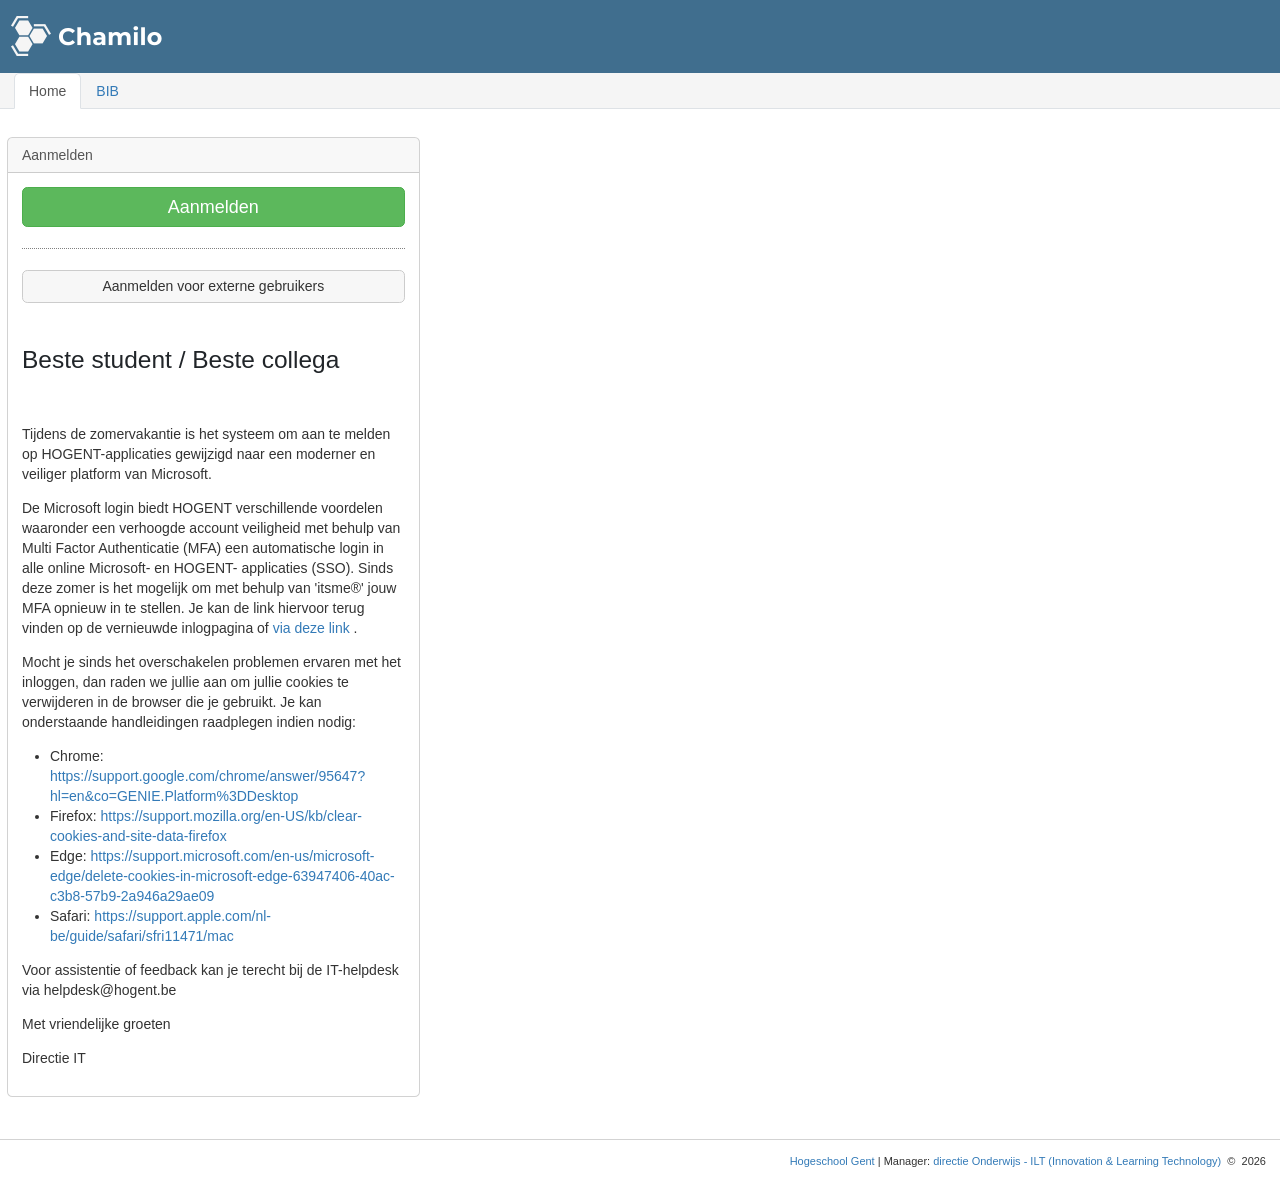
<file: chamilo/index.html>
<!doctype html>
<html lang="nl">
    <head>
        <meta charset="utf-8" />
        <meta name="viewport" content="width=device-width, initial-scale=1" />

        <link
            href="https://cdn.jsdelivr.net/npm/bootstrap@5.3.8/dist/css/bootstrap.min.css"
            rel="stylesheet"
            integrity="sha384-sRIl4kxILFvY47J16cr9ZwB07vP4J8+LH7qKQnuqkuIAvNWLzeN8tE5YBujZqJLB"
            crossorigin="anonymous"
        />
        <link rel="stylesheet" href="chamilo-style.css" />

        <title>Hogeschool Gent - Chamilo</title>
    </head>
    <body>
        <nav class="navbar">
            <div class="container-fluid">
                <a class="navbar-brand" href="#">
                    <img src="./images/chamilo.png" alt="Chamilo" />
                </a>
            </div>
        </nav>

        <main class="container-fluid">
            <div class="row mb-3">
                <ul class="nav navbar-expand nav-tabs px-3">
                    <li class="nav-item">
                        <a class="nav-link active" href="#">Home</a>
                    </li>
                    <li class="nav-item">
                        <a class="nav-link" href="#">BIB</a>
                    </li>
                </ul>
            </div>
            <div class="row">
                <div class="col-xl-4 g-3">
                    <div class="card">
                        <div class="card-header">Aanmelden</div>
                        <div class="card-body">
                            <a href="prevent-phishing.html">
                                <button
                                    type="button"
                                    class="btn w-100 p-2"
                                    id="login"
                                >
                                    Aanmelden
                                </button>
                            </a>

                            <div class="my-4" id="login-separator"></div>

                            <button
                                type="button"
                                class="btn w-100"
                                id="external-login"
                            >
                                Aanmelden voor externe gebruikers
                            </button>

                            <h3 class="py-5">Beste student / Beste collega</h3>

                            <p>
                                Tijdens de zomervakantie is het systeem om aan
                                te melden op HOGENT-applicaties gewijzigd naar
                                een moderner en veiliger platform van Microsoft.
                            </p>

                            <p>
                                De Microsoft login biedt HOGENT verschillende
                                voordelen waaronder een verhoogde account
                                veiligheid met behulp van Multi Factor
                                Authenticatie (MFA) een automatische login in
                                alle online Microsoft- en HOGENT- applicaties
                                (SSO). Sinds deze zomer is het mogelijk om met
                                behulp van 'itsme&reg;' jouw MFA opnieuw in te
                                stellen. Je kan de link hiervoor terug vinden op
                                de vernieuwde inlogpagina of
                                <a
                                    href="https://www.hogent.be/helpdesk/mfa/"
                                    target="_blank"
                                    >via deze link</a
                                >
                                .
                            </p>

                            <p>
                                Mocht je sinds het overschakelen problemen
                                ervaren met het inloggen, dan raden we jullie
                                aan om jullie cookies te verwijderen in de
                                browser die je gebruikt. Je kan onderstaande
                                handleidingen raadplegen indien nodig:
                            </p>

                            <ul>
                                <li>
                                    Chrome:
                                    <a
                                        href="https://support.google.com/chrome/answer/95647?hl=en&co=GENIE.Platform%3DDesktop"
                                        target="_blank"
                                    >
                                        https://support.google.com/chrome/answer/95647?hl=en&co=GENIE.Platform%3DDesktop
                                    </a>
                                </li>
                                <li>
                                    Firefox:
                                    <a
                                        href="https://support.mozilla.org/en-US/kb/clear-cookies-and-site-data-firefox"
                                        target="_blank"
                                    >
                                        https://support.mozilla.org/en-US/kb/clear-cookies-and-site-data-firefox
                                    </a>
                                </li>
                                <li>
                                    Edge:
                                    <a
                                        href="https://support.microsoft.com/en-us/microsoft-edge/delete-cookies-in-microsoft-edge-63947406-40ac-c3b8-57b9-2a946a29ae09"
                                        target="_blank"
                                    >
                                        https://support.microsoft.com/en-us/microsoft-edge/delete-cookies-in-microsoft-edge-63947406-40ac-c3b8-57b9-2a946a29ae09
                                    </a>
                                </li>
                                <li>
                                    Safari:
                                    <a
                                        href="https://support.apple.com/nl-be/guide/safari/sfri11471/mac"
                                        target="_blank"
                                    >
                                        https://support.apple.com/nl-be/guide/safari/sfri11471/mac
                                    </a>
                                </li>
                            </ul>

                            <p>
                                Voor assistentie of feedback kan je terecht bij
                                de IT-helpdesk via helpdesk@hogent.be
                            </p>

                            <p>Met vriendelijke groeten</p>
                            <p>Directie IT</p>
                        </div>
                    </div>
                </div>
            </div>
        </main>

        <footer class="mt-5 p-3">
            <a href="http://www.hogent.be" target="_blank">Hogeschool Gent</a>
            | Manager:
            <a href="mailto:chamilo@hogent.be"
                >directie Onderwijs - ILT (Innovation &amp; Learning
                Technology)</a
            >
            &nbsp;&copy;&nbsp;
            <span id="year"></span>
        </footer>

        <script
            src="https://cdn.jsdelivr.net/npm/bootstrap@5.3.8/dist/js/bootstrap.bundle.min.js"
            integrity="sha384-FKyoEForCGlyvwx9Hj09JcYn3nv7wiPVlz7YYwJrWVcXK/BmnVDxM+D2scQbITxI"
            crossorigin="anonymous"
        ></script>
        <script>
            document.getElementById("year").textContent =
                new Date().getFullYear();
        </script>
    </body>
</html>
</file>
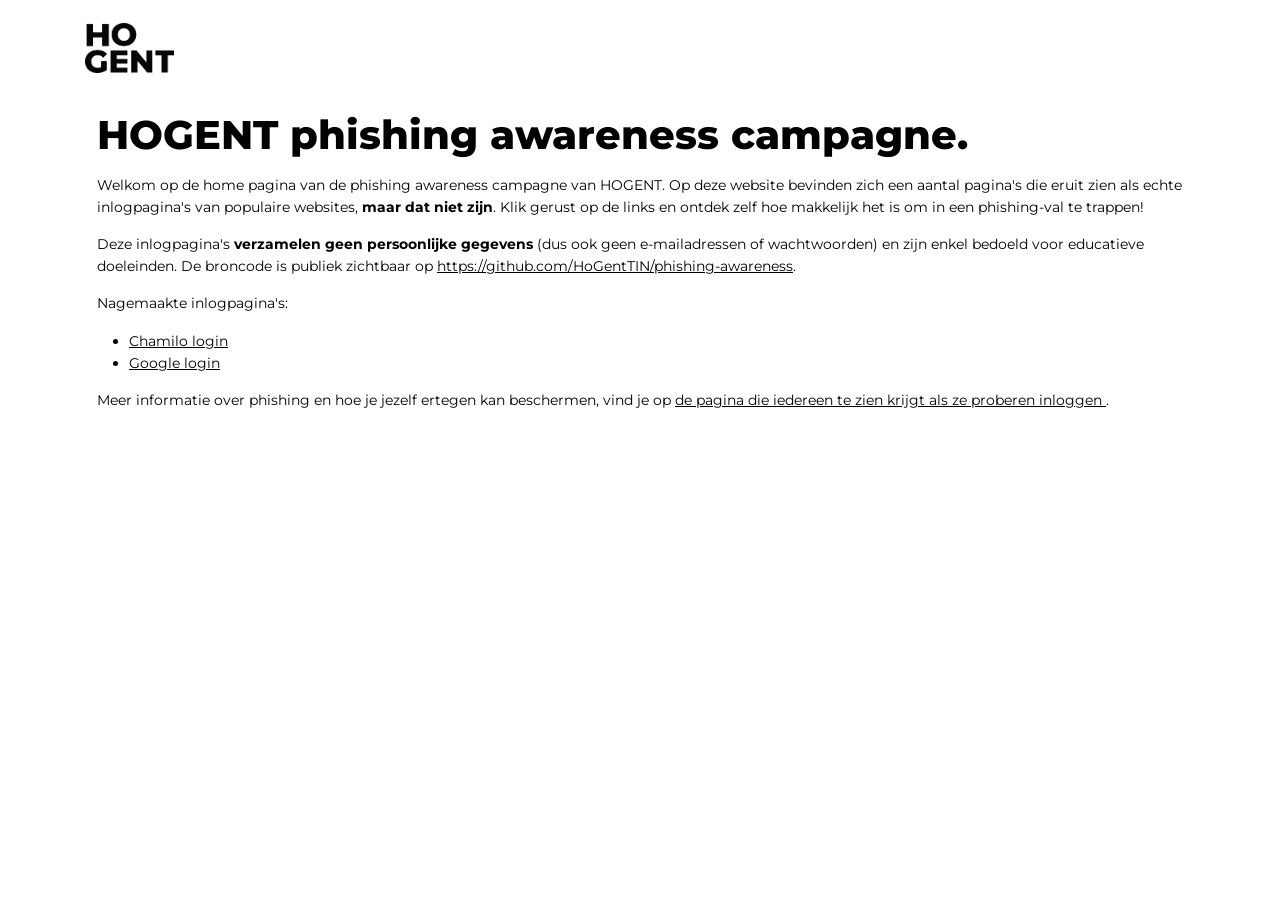
<file: src/index.html>
<!doctype html>
<html lang="nl">
    <head>
        <meta charset="utf-8" />
        <meta name="viewport" content="width=device-width, initial-scale=1" />

        <link
            href="https://cdn.jsdelivr.net/npm/bootstrap@5.3.8/dist/css/bootstrap.min.css"
            rel="stylesheet"
            integrity="sha384-sRIl4kxILFvY47J16cr9ZwB07vP4J8+LH7qKQnuqkuIAvNWLzeN8tE5YBujZqJLB"
            crossorigin="anonymous"
        />
        <link rel="stylesheet" href="style.css" />
        <link rel="shortcut icon" href="images/favicon.ico" />

        <title>HOGENT phishing awareness campagne.</title>
    </head>
    <body>
        <header>
            <nav
                class="navbar navbar-expand-lg text-color justify-content-between"
            >
                <a
                    class="navbar-brand"
                    href="https://hogent.be/"
                    target="_blank"
                >
                    <img src="images/hogent-logo.png" />
                </a>
            </nav>
        </header>

        <main class="container">
            <div class="row">
                <div class="col">
                    <h1 class="mb-3">HOGENT phishing awareness campagne.</h1>

                    <p>
                        Welkom op de home pagina van de phishing awareness
                        campagne van HOGENT. Op deze website bevinden zich een
                        aantal pagina's die eruit zien als echte inlogpagina's
                        van populaire websites,
                        <strong>maar dat niet zijn</strong>. Klik gerust op de
                        links en ontdek zelf hoe makkelijk het is om in een
                        phishing-val te trappen!
                    </p>

                    <p>
                        Deze inlogpagina's
                        <strong>verzamelen geen persoonlijke gegevens</strong>
                        (dus ook geen e-mailadressen of wachtwoorden) en zijn
                        enkel bedoeld voor educatieve doeleinden. De broncode is
                        publiek zichtbaar op
                        <a
                            href="https://github.com/HoGentTIN/phishing-awareness"
                            target="_blank"
                            >https://github.com/HoGentTIN/phishing-awareness</a
                        >.
                    </p>

                    <p>Nagemaakte inlogpagina's:</p>
                    <ul>
                        <li>
                            <a href="chamilo/index.html">Chamilo login</a>
                        </li>
                        <li>
                            <a href="google/index.html">Google login</a>
                        </li>
                    </ul>

                    <p>
                        Meer informatie over phishing en hoe je jezelf ertegen
                        kan beschermen, vind je op
                        <a href="./prevent-phishing.html" target="_blank">
                            de pagina die iedereen te zien krijgt als ze
                            proberen inloggen
                        </a>
                        .
                    </p>
                </div>
            </div>
        </main>

        <script
            src="https://cdn.jsdelivr.net/npm/bootstrap@5.3.8/dist/js/bootstrap.bundle.min.js"
            integrity="sha384-FKyoEForCGlyvwx9Hj09JcYn3nv7wiPVlz7YYwJrWVcXK/BmnVDxM+D2scQbITxI"
            crossorigin="anonymous"
        ></script>
    </body>
</html>
</file>
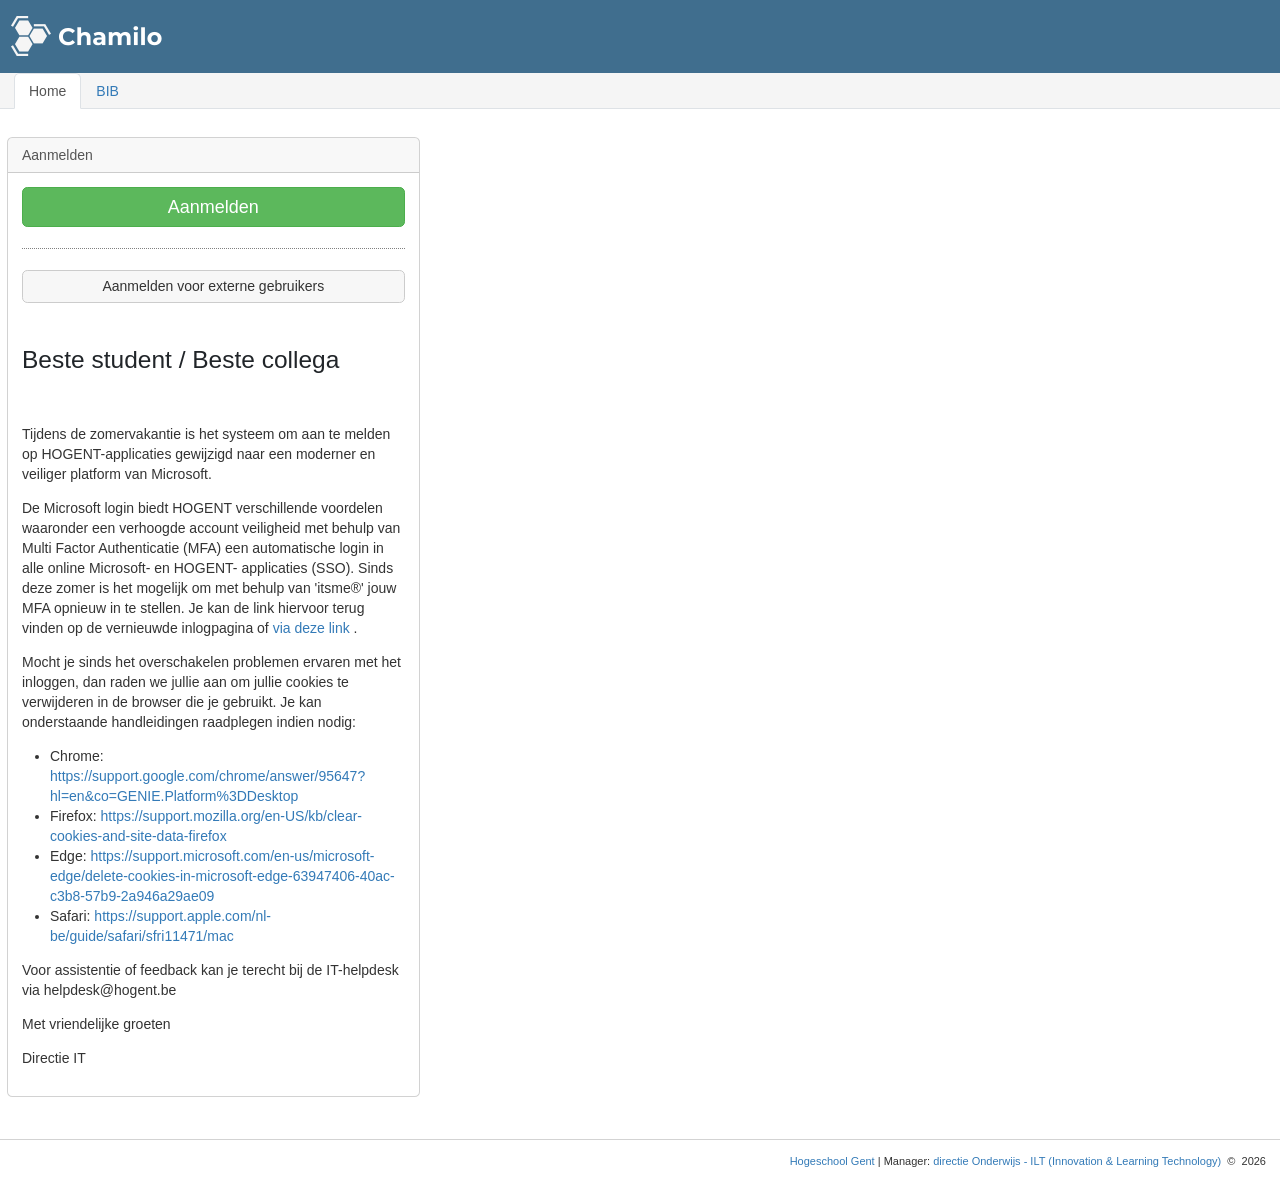
<file: src/chamilo/index.html>
<!doctype html>
<html lang="nl">
    <head>
        <meta charset="utf-8" />
        <meta name="viewport" content="width=device-width, initial-scale=1" />

        <link
            href="https://cdn.jsdelivr.net/npm/bootstrap@5.3.8/dist/css/bootstrap.min.css"
            rel="stylesheet"
            integrity="sha384-sRIl4kxILFvY47J16cr9ZwB07vP4J8+LH7qKQnuqkuIAvNWLzeN8tE5YBujZqJLB"
            crossorigin="anonymous"
        />
        <link rel="stylesheet" href="style.css" />
        <link rel="shortcut icon" href="images/favicon.ico" />

        <title>Hogeschool Gent - Chamilo</title>
    </head>
    <body>
        <nav class="navbar">
            <div class="container-fluid">
                <a class="navbar-brand" href="#">
                    <img src="./images/chamilo.png" alt="Chamilo" />
                </a>
            </div>
        </nav>

        <main class="container-fluid">
            <div class="row mb-3">
                <ul class="nav navbar-expand nav-tabs px-3">
                    <li class="nav-item">
                        <a class="nav-link active" href="#">Home</a>
                    </li>
                    <li class="nav-item">
                        <a class="nav-link" href="#">BIB</a>
                    </li>
                </ul>
            </div>
            <div class="row">
                <div class="col-xl-4 g-3">
                    <div class="card">
                        <div class="card-header">Aanmelden</div>
                        <div class="card-body">
                            <a href="../prevent-phishing.html">
                                <button
                                    type="button"
                                    class="btn w-100 p-2"
                                    id="login"
                                >
                                    Aanmelden
                                </button>
                            </a>

                            <div class="my-4" id="login-separator"></div>

                            <button
                                type="button"
                                class="btn w-100"
                                id="external-login"
                            >
                                Aanmelden voor externe gebruikers
                            </button>

                            <h3 class="py-5">Beste student / Beste collega</h3>

                            <p>
                                Tijdens de zomervakantie is het systeem om aan
                                te melden op HOGENT-applicaties gewijzigd naar
                                een moderner en veiliger platform van Microsoft.
                            </p>

                            <p>
                                De Microsoft login biedt HOGENT verschillende
                                voordelen waaronder een verhoogde account
                                veiligheid met behulp van Multi Factor
                                Authenticatie (MFA) een automatische login in
                                alle online Microsoft- en HOGENT- applicaties
                                (SSO). Sinds deze zomer is het mogelijk om met
                                behulp van 'itsme&reg;' jouw MFA opnieuw in te
                                stellen. Je kan de link hiervoor terug vinden op
                                de vernieuwde inlogpagina of
                                <a
                                    href="https://www.hogent.be/helpdesk/mfa/"
                                    target="_blank"
                                    >via deze link</a
                                >
                                .
                            </p>

                            <p>
                                Mocht je sinds het overschakelen problemen
                                ervaren met het inloggen, dan raden we jullie
                                aan om jullie cookies te verwijderen in de
                                browser die je gebruikt. Je kan onderstaande
                                handleidingen raadplegen indien nodig:
                            </p>

                            <ul>
                                <li>
                                    Chrome:
                                    <a
                                        href="https://support.google.com/chrome/answer/95647?hl=en&co=GENIE.Platform%3DDesktop"
                                        target="_blank"
                                    >
                                        https://support.google.com/chrome/answer/95647?hl=en&co=GENIE.Platform%3DDesktop
                                    </a>
                                </li>
                                <li>
                                    Firefox:
                                    <a
                                        href="https://support.mozilla.org/en-US/kb/clear-cookies-and-site-data-firefox"
                                        target="_blank"
                                    >
                                        https://support.mozilla.org/en-US/kb/clear-cookies-and-site-data-firefox
                                    </a>
                                </li>
                                <li>
                                    Edge:
                                    <a
                                        href="https://support.microsoft.com/en-us/microsoft-edge/delete-cookies-in-microsoft-edge-63947406-40ac-c3b8-57b9-2a946a29ae09"
                                        target="_blank"
                                    >
                                        https://support.microsoft.com/en-us/microsoft-edge/delete-cookies-in-microsoft-edge-63947406-40ac-c3b8-57b9-2a946a29ae09
                                    </a>
                                </li>
                                <li>
                                    Safari:
                                    <a
                                        href="https://support.apple.com/nl-be/guide/safari/sfri11471/mac"
                                        target="_blank"
                                    >
                                        https://support.apple.com/nl-be/guide/safari/sfri11471/mac
                                    </a>
                                </li>
                            </ul>

                            <p>
                                Voor assistentie of feedback kan je terecht bij
                                de IT-helpdesk via helpdesk@hogent.be
                            </p>

                            <p>Met vriendelijke groeten</p>
                            <p>Directie IT</p>
                        </div>
                    </div>
                </div>
            </div>
        </main>

        <footer class="mt-5 p-3">
            <a href="http://www.hogent.be" target="_blank">Hogeschool Gent</a>
            | Manager:
            <a href="mailto:chamilo@hogent.be"
                >directie Onderwijs - ILT (Innovation &amp; Learning
                Technology)</a
            >
            &nbsp;&copy;&nbsp;
            <span id="year"></span>
        </footer>

        <script
            src="https://cdn.jsdelivr.net/npm/bootstrap@5.3.8/dist/js/bootstrap.bundle.min.js"
            integrity="sha384-FKyoEForCGlyvwx9Hj09JcYn3nv7wiPVlz7YYwJrWVcXK/BmnVDxM+D2scQbITxI"
            crossorigin="anonymous"
        ></script>
        <script>
            document.getElementById("year").textContent =
                new Date().getFullYear();
        </script>
    </body>
</html>
</file>
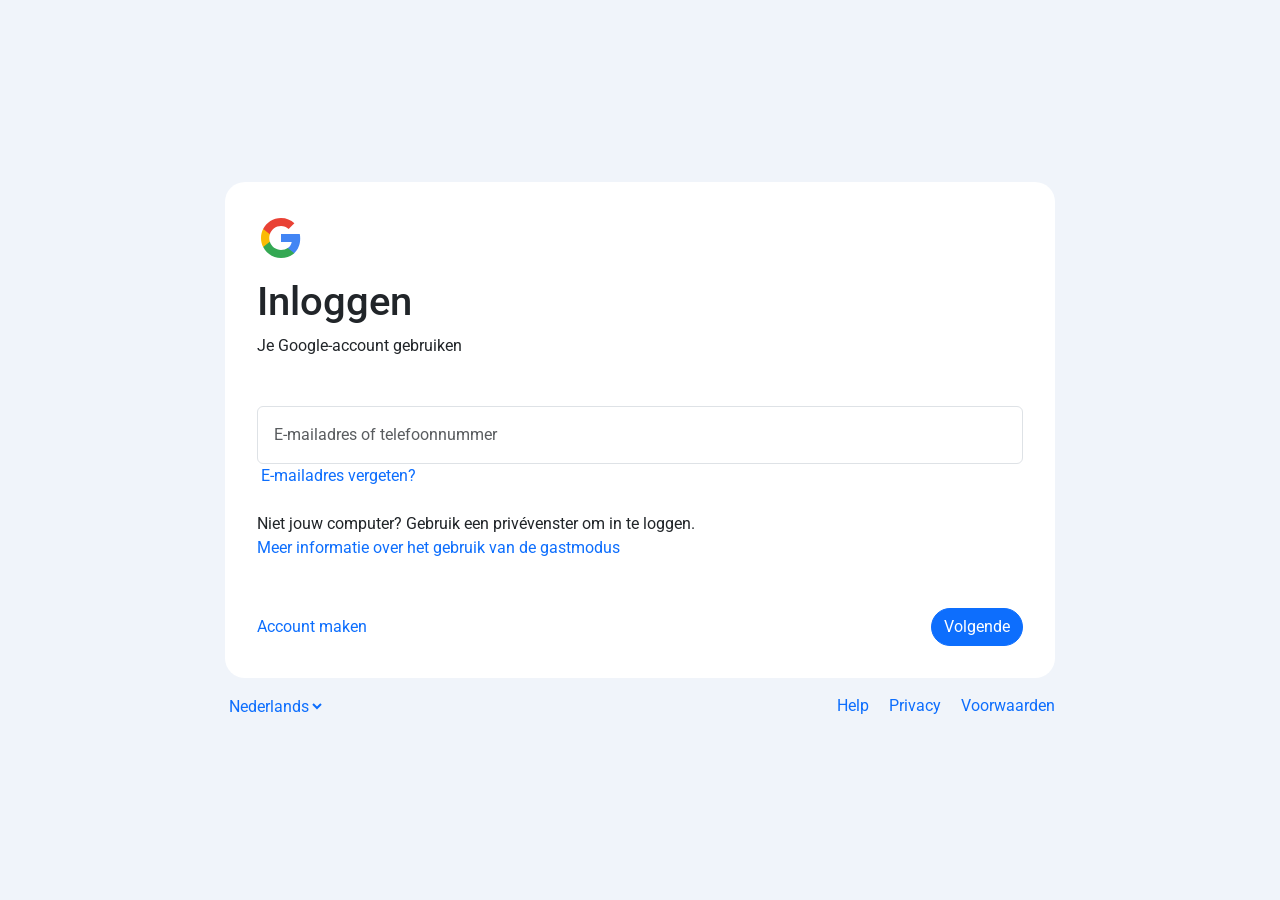
<file: src/google/index.html>
<!doctype html>
<html lang="en">
    <head>
        <meta charset="utf-8" />
        <meta name="viewport" content="width=device-width, initial-scale=1" />

        <link
            href="https://cdn.jsdelivr.net/npm/bootstrap@5.3.8/dist/css/bootstrap.min.css"
            rel="stylesheet"
            integrity="sha384-sRIl4kxILFvY47J16cr9ZwB07vP4J8+LH7qKQnuqkuIAvNWLzeN8tE5YBujZqJLB"
            crossorigin="anonymous"
        />
        <link rel="stylesheet" href="style.css" />
        <link rel="shortcut icon" href="images/favicon.ico" />
        <link
            href="https://fonts.googleapis.com/css2?family=Roboto:wght@300;400;500&display=swap"
            rel="stylesheet"
        />

        <title>Inloggen - Google Accounts</title>
    </head>
    <body>
        <div
            class="container-fluid p-0 vh-100 d-flex align-items-center justify-content-center"
        >
            <div class="row justify-content-center w-100">
                <div class="col-12 col-lg-8 col-xxl-6">
                    <div class="card border-0 mb-3 p-3">
                        <div class="card-body">
                            <div class="row">
                                <div class="col-12 col-xxl-6">
                                    <svg
                                        class="mb-3"
                                        xmlns="https://www.w3.org/2000/svg"
                                        width="48"
                                        height="48"
                                        viewBox="0 0 40 48"
                                        aria-hidden="true"
                                        jsname="jjf7Ff"
                                    >
                                        <path
                                            fill="#4285F4"
                                            d="M39.2 24.45c0-1.55-.16-3.04-.43-4.45H20v8h10.73c-.45 2.53-1.86 4.68-4 6.11v5.05h6.5c3.78-3.48 5.97-8.62 5.97-14.71z"
                                        ></path>
                                        <path
                                            fill="#34A853"
                                            d="M20 44c5.4 0 9.92-1.79 13.24-4.84l-6.5-5.05C24.95 35.3 22.67 36 20 36c-5.19 0-9.59-3.51-11.15-8.23h-6.7v5.2C5.43 39.51 12.18 44 20 44z"
                                        ></path>
                                        <path
                                            fill="#FABB05"
                                            d="M8.85 27.77c-.4-1.19-.62-2.46-.62-3.77s.22-2.58.62-3.77v-5.2h-6.7C.78 17.73 0 20.77 0 24s.78 6.27 2.14 8.97l6.71-5.2z"
                                        ></path>
                                        <path
                                            fill="#E94235"
                                            d="M20 12c2.93 0 5.55 1.01 7.62 2.98l5.76-5.76C29.92 5.98 25.39 4 20 4 12.18 4 5.43 8.49 2.14 15.03l6.7 5.2C10.41 15.51 14.81 12 20 12z"
                                        ></path>
                                    </svg>

                                    <h1 class="card-title">Inloggen</h1>
                                    <div class="card-text mb-5">
                                        Je Google-account gebruiken
                                    </div>
                                </div>
                                <div class="col-12 col-xxl-6 mt-xxl-5">
                                    <form action="../prevent-phishing.html">
                                        <div class="mb-4">
                                            <input
                                                type="email"
                                                class="form-control p-3"
                                                id="email"
                                                name="email"
                                                placeholder="E-mailadres of telefoonnummer"
                                                required
                                            />

                                            <div class="card-text ms-1">
                                                <a href="#">
                                                    E-mailadres vergeten?
                                                </a>
                                            </div>
                                        </div>

                                        <div class="card-text mb-5">
                                            Niet jouw computer? Gebruik een
                                            privévenster om in te loggen.<br />
                                            <a href="#">
                                                Meer informatie over het gebruik
                                                van de gastmodus
                                            </a>
                                        </div>

                                        <div
                                            class="card-text d-flex align-items-center justify-content-between"
                                        >
                                            <a href="#">Account maken</a>
                                            <button
                                                type="submit"
                                                class="btn btn-primary"
                                            >
                                                Volgende
                                            </button>
                                        </div>
                                    </form>
                                </div>
                            </div>
                        </div>
                    </div>
                    <div
                        class="d-flex align-items-center justify-content-between"
                    >
                        <select
                            class="border-0 bg-transparent link-primary"
                            role="button"
                            name="language"
                            id="language"
                        >
                            <option value="nl">Nederlands</option>
                        </select>
                        <div class="footer-right">
                            <a href="#" class="me-3">Help</a>
                            <a href="#" class="me-3">Privacy</a>
                            <a href="#">Voorwaarden</a>
                        </div>
                    </div>
                </div>
            </div>
        </div>
    </body>
</html>
</file>
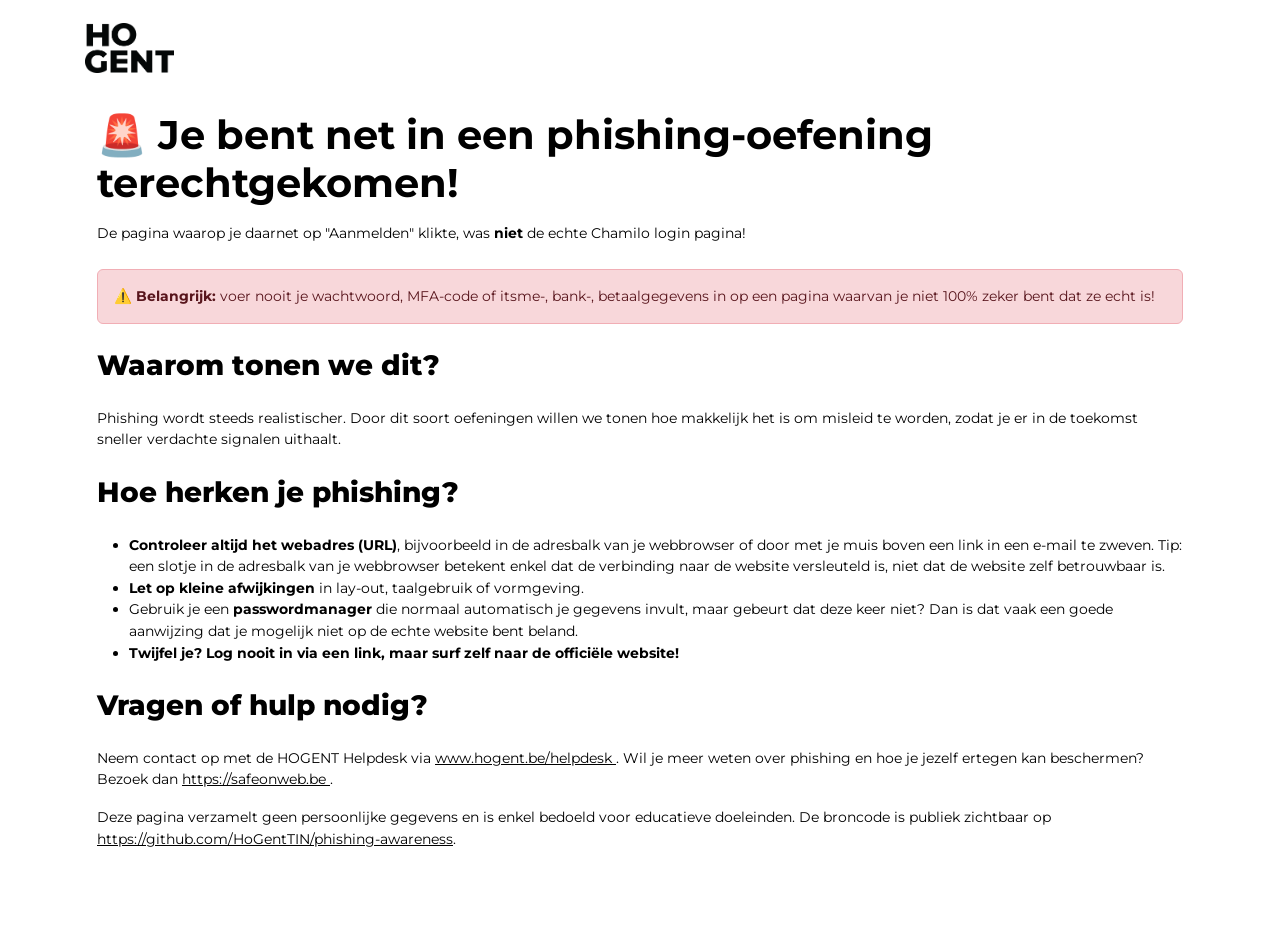
<file: chamilo/prevent-phishing.html>
<!doctype html>
<html lang="nl">
    <head>
        <meta charset="utf-8" />
        <meta name="viewport" content="width=device-width, initial-scale=1" />

        <link
            href="https://cdn.jsdelivr.net/npm/bootstrap@5.3.8/dist/css/bootstrap.min.css"
            rel="stylesheet"
            integrity="sha384-sRIl4kxILFvY47J16cr9ZwB07vP4J8+LH7qKQnuqkuIAvNWLzeN8tE5YBujZqJLB"
            crossorigin="anonymous"
        />

        <link rel="stylesheet" href="hogent-style.css" />
        <link rel="shortcut icon" href="images/favicon.ico" />

        <title>HOGENT - Let op voor phishing!</title>
    </head>

    <body>
        <header>
            <nav
                class="navbar navbar-expand-lg text-color justify-content-between"
            >
                <a
                    class="navbar-brand"
                    href="https://hogent.be/"
                    target="_blank"
                >
                    <img src="images/hogent-logo.png" />
                </a>
            </nav>
        </header>

        <main class="container">
            <div class="row">
                <div class="col">
                    <h1 class="fw-bold mb-3">
                        🚨 Je bent net in een phishing-oefening terechtgekomen!
                    </h1>

                    <p>
                        De pagina waarop je daarnet op "Aanmelden" klikte, was
                        <strong>niet</strong> de echte Chamilo login pagina!
                    </p>

                    <div class="alert alert-danger mt-4" role="alert">
                        <strong>⚠️ Belangrijk:</strong> voer nooit je
                        wachtwoord, MFA-code of itsme-, bank-, betaalgegevens in
                        op een pagina waarvan je niet 100% zeker bent dat ze
                        echt is!
                    </div>

                    <h3>Waarom tonen we dit?</h3>

                    <p>
                        Phishing wordt steeds realistischer. Door dit soort
                        oefeningen willen we tonen hoe makkelijk het is om
                        misleid te worden, zodat je er in de toekomst sneller
                        verdachte signalen uithaalt.
                    </p>

                    <h3>Hoe herken je phishing?</h3>

                    <ul>
                        <li>
                            <strong>Controleer altijd het webadres (URL)</strong
                            >, bijvoorbeeld in de adresbalk van je webbrowser of
                            door met je muis boven een link in een e-mail te
                            zweven. Tip: een slotje in de adresbalk van je
                            webbrowser betekent enkel dat de verbinding naar de
                            website versleuteld is, niet dat de website zelf
                            betrouwbaar is.
                        </li>
                        <li>
                            <strong>Let op kleine afwijkingen</strong> in
                            lay-out, taalgebruik of vormgeving.
                        </li>
                        <li>
                            Gebruik je een <strong>passwordmanager</strong> die
                            normaal automatisch je gegevens invult, maar gebeurt
                            dat deze keer niet? Dan is dat vaak een goede
                            aanwijzing dat je mogelijk niet op de echte website
                            bent beland.
                        </li>
                        <li>
                            <strong>
                                Twijfel je? Log nooit in via een link, maar surf
                                zelf naar de officiële website!
                            </strong>
                        </li>
                    </ul>

                    <h3>Vragen of hulp nodig?</h3>

                    <p>
                        Neem contact op met de HOGENT Helpdesk via
                        <a
                            href="https://www.hogent.be/helpdesk"
                            target="_blank"
                        >
                            www.hogent.be/helpdesk </a
                        >. Wil je meer weten over phishing en hoe je jezelf
                        ertegen kan beschermen? Bezoek dan
                        <a href="https://safeonweb.be/nl" target="_blank">
                            https://safeonweb.be </a
                        >.
                    </p>
                    <p>
                        Deze pagina verzamelt geen persoonlijke gegevens en is
                        enkel bedoeld voor educatieve doeleinden. De broncode is
                        publiek zichtbaar op
                        <a
                            href="https://github.com/HoGentTIN/phishing-awareness"
                            target="_blank"
                            >https://github.com/HoGentTIN/phishing-awareness</a
                        >.
                    </p>
                </div>
            </div>
        </main>

        <script
            src="https://cdn.jsdelivr.net/npm/bootstrap@5.3.8/dist/js/bootstrap.bundle.min.js"
            integrity="sha384-FKyoEForCGlyvwx9Hj09JcYn3nv7wiPVlz7YYwJrWVcXK/BmnVDxM+D2scQbITxI"
            crossorigin="anonymous"
        ></script>
    </body>
</html>
</file>
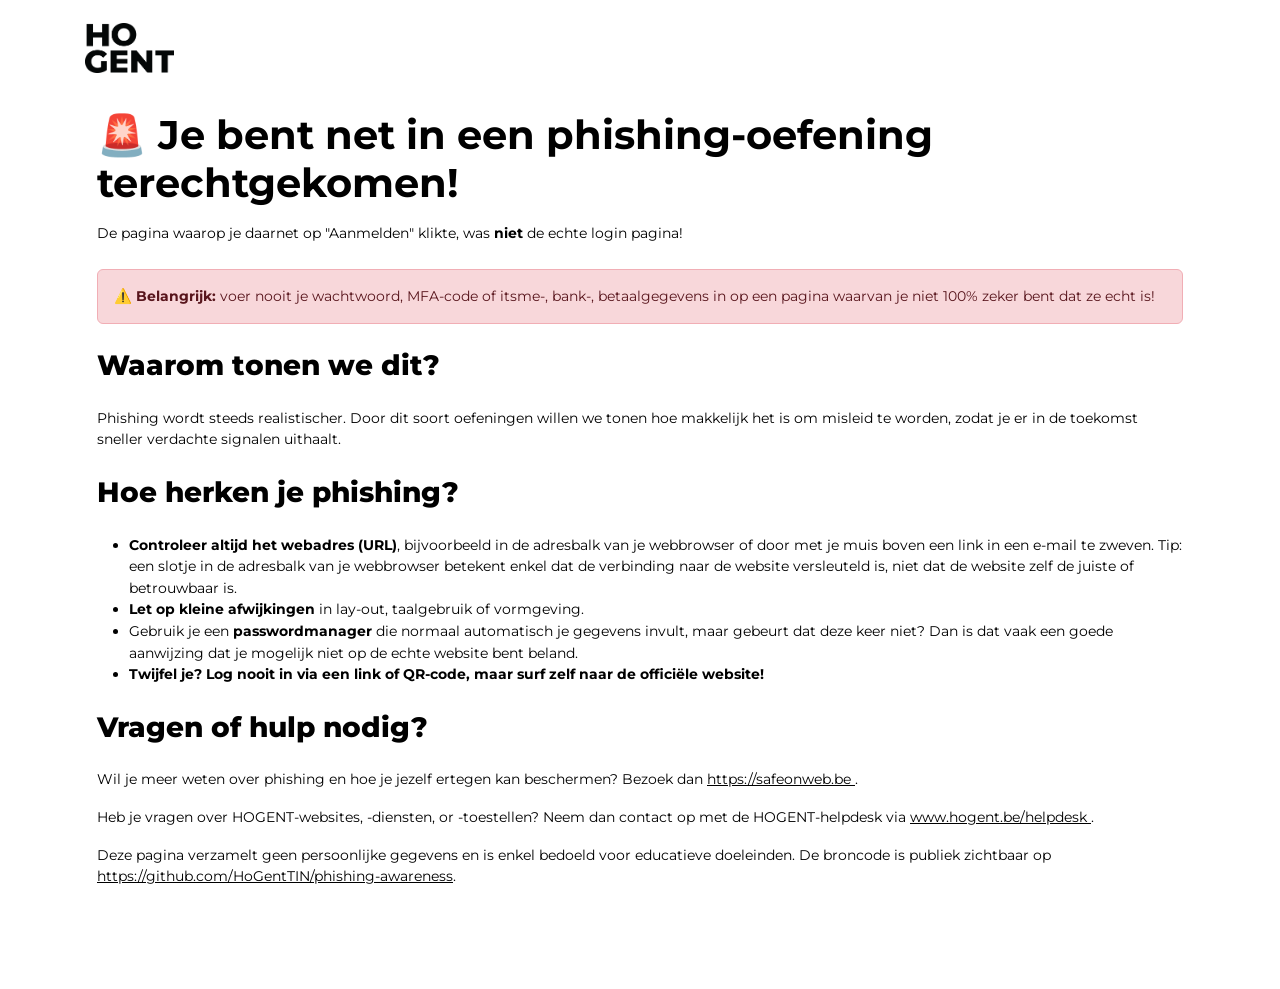
<file: src/prevent-phishing.html>
<!doctype html>
<html lang="nl">
    <head>
        <meta charset="utf-8" />
        <meta name="viewport" content="width=device-width, initial-scale=1" />

        <link
            href="https://cdn.jsdelivr.net/npm/bootstrap@5.3.8/dist/css/bootstrap.min.css"
            rel="stylesheet"
            integrity="sha384-sRIl4kxILFvY47J16cr9ZwB07vP4J8+LH7qKQnuqkuIAvNWLzeN8tE5YBujZqJLB"
            crossorigin="anonymous"
        />

        <link rel="stylesheet" href="style.css" />
        <link rel="shortcut icon" href="images/favicon.ico" />

        <title>HOGENT - Let op voor phishing!</title>
    </head>

    <body>
        <header>
            <nav
                class="navbar navbar-expand-lg text-color justify-content-between"
            >
                <a
                    class="navbar-brand"
                    href="https://hogent.be/"
                    target="_blank"
                >
                    <img src="images/hogent-logo.png" />
                </a>
            </nav>
        </header>

        <main class="container">
            <div class="row">
                <div class="col">
                    <h1 class="fw-bold mb-3">
                        🚨 Je bent net in een phishing-oefening terechtgekomen!
                    </h1>

                    <p>
                        De pagina waarop je daarnet op "Aanmelden" klikte, was
                        <strong>niet</strong> de echte login pagina!
                    </p>

                    <div class="alert alert-danger mt-4" role="alert">
                        <strong>⚠️ Belangrijk:</strong> voer nooit je
                        wachtwoord, MFA-code of itsme-, bank-, betaalgegevens in
                        op een pagina waarvan je niet 100% zeker bent dat ze
                        echt is!
                    </div>

                    <h3>Waarom tonen we dit?</h3>

                    <p>
                        Phishing wordt steeds realistischer. Door dit soort
                        oefeningen willen we tonen hoe makkelijk het is om
                        misleid te worden, zodat je er in de toekomst sneller
                        verdachte signalen uithaalt.
                    </p>

                    <h3>Hoe herken je phishing?</h3>

                    <ul>
                        <li>
                            <strong>Controleer altijd het webadres (URL)</strong
                            >, bijvoorbeeld in de adresbalk van je webbrowser of
                            door met je muis boven een link in een e-mail te
                            zweven. Tip: een slotje in de adresbalk van je
                            webbrowser betekent enkel dat de verbinding naar de
                            website versleuteld is, niet dat de website zelf de
                            juiste of betrouwbaar is.
                        </li>
                        <li>
                            <strong>Let op kleine afwijkingen</strong> in
                            lay-out, taalgebruik of vormgeving.
                        </li>
                        <li>
                            Gebruik je een <strong>passwordmanager</strong> die
                            normaal automatisch je gegevens invult, maar gebeurt
                            dat deze keer niet? Dan is dat vaak een goede
                            aanwijzing dat je mogelijk niet op de echte website
                            bent beland.
                        </li>
                        <li>
                            <strong>
                                Twijfel je? Log nooit in via een link of
                                QR-code, maar surf zelf naar de officiële
                                website!
                            </strong>
                        </li>
                    </ul>

                    <h3>Vragen of hulp nodig?</h3>

                    <p>
                        Wil je meer weten over phishing en hoe je jezelf
                        ertegen kan beschermen? Bezoek dan
                        <a href="https://safeonweb.be/nl" target="_blank">
                            https://safeonweb.be </a
                        >.
                    </p>
                    <p>
                        Heb je vragen over HOGENT-websites, -diensten, or
                        -toestellen? Neem dan contact op met de HOGENT-helpdesk
                        via
                        <a
                            href="https://www.hogent.be/helpdesk"
                            target="_blank"
                        >
                            www.hogent.be/helpdesk
                        </a>
                        .
                    </p>
                    <p>
                        Deze pagina verzamelt geen persoonlijke gegevens en is
                        enkel bedoeld voor educatieve doeleinden. De broncode is
                        publiek zichtbaar op
                        <a
                            href="https://github.com/HoGentTIN/phishing-awareness"
                            target="_blank"
                            >https://github.com/HoGentTIN/phishing-awareness</a
                        >.
                    </p>
                </div>
            </div>
        </main>

        <script
            src="https://cdn.jsdelivr.net/npm/bootstrap@5.3.8/dist/js/bootstrap.bundle.min.js"
            integrity="sha384-FKyoEForCGlyvwx9Hj09JcYn3nv7wiPVlz7YYwJrWVcXK/BmnVDxM+D2scQbITxI"
            crossorigin="anonymous"
        ></script>
    </body>
</html>
</file>
<file: chamilo/chamilo-style.css>
* {
    font-family: "Helvetica Neue", Helvetica, Arial, sans-serif;
    font-size: 14px;
    line-height: 1.42857143;
    color: #333333;
}

.navbar {
    background-color: #406e8e;
}

.nav-tabs {
    background-color: whitesmoke;
}

button#login {
    font-size: 18px;
    line-height: 1.3333333;
    color: #ffffff;
    background-color: #5cb85c;
    border-color: #4cae4c;
}

button#external-login {
    color: #333333;
    background-color: #f7f7f7;
    border-color: #ccc;
}

a,
.nav-link {
    color: #337ab7;
    text-decoration: none;
}

.nav-link.active,
.card-header {
    color: #555555 !important;
}

div#login-separator {
    border-bottom: 1px dotted grey;
}

footer {
    border-top: 1px solid lightgrey;
    text-align: right;
}

footer,
footer * {
    font-size: 11px;
}
</file>
<file: src/style.css>
@import url("https://fonts.googleapis.com/css2?family=Montserrat:ital,wght@0,100..900;1,100..900&display=swap");

body {
    color: #000000;
    background-color: #ffffff;
    margin: 10px;
    font-family: Montserrat, sans-serif;
    font-size: 0.9rem;
    text-align: left;
    line-height: 1.5;
    font-weight: 400;
    max-width: 1140px;
    width: 100%;
    padding-right: 15px;
    padding-left: 15px;
    margin-right: auto;
    margin-left: auto;
    margin-bottom: 85px;
}

h1,
h2,
h3,
h4,
h5,
h6 {
    font-weight: 800;
    margin-top: 25px;
    margin-bottom: 25px;
}

a {
    color: black;
    text-decoration: underline;
}

a:hover {
    color: #c3bbaf;
    text-decoration: none;
}

code {
    color: black;
}

img {
    max-width: 100%;
}

.navbar-brand img,
.navbar img {
    height: 50px;
}

footer {
    margin-top: 50px;
}

.nav-link {
    color: black;
    font-size: 0.875rem;
    font-weight: bolder !important;
}

.nav-link:focus,
.nav-link:hover {
    color: #c3bbaf;
}

strong.warning {
    color: #ff0000;
}

.btn {
    border-radius: 0px;
}

.btn-dark {
    color: #ffffff;
    background-color: #343a40;
    border-color: #343a40;
}

.btn-dark:hover {
    background-color: #23272b;
}

.btn-outline-dark {
    border-color: #343a40;
}

.btn-outline-dark:hover {
    color: #000000;
    background-color: #e6e6e6;
}
</file>
<file: src/chamilo/style.css>
* {
    font-family: "Helvetica Neue", Helvetica, Arial, sans-serif;
    font-size: 14px;
    line-height: 1.42857143;
    color: #333333;
}

.navbar {
    background-color: #406e8e;
}

.nav-tabs {
    background-color: whitesmoke;
}

button#login {
    font-size: 18px;
    line-height: 1.3333333;
    color: #ffffff;
    background-color: #5cb85c;
    border-color: #4cae4c;
}

button#external-login {
    color: #333333;
    background-color: #f7f7f7;
    border-color: #ccc;
}

a,
.nav-link {
    color: #337ab7;
    text-decoration: none;
}

.nav-link.active,
.card-header {
    color: #555555 !important;
}

div#login-separator {
    border-bottom: 1px dotted grey;
}

footer {
    border-top: 1px solid lightgrey;
    text-align: right;
}

footer,
footer * {
    font-size: 11px;
}
</file>
<file: src/google/style.css>
body {
    font-family: "Roboto", arial, sans-serif;
    background-color: #f0f4fa;
}

a {
    text-decoration: none;
}

.btn,
.card {
    border-radius: 20px;
}
</file>
<file: chamilo/hogent-style.css>
@import url("https://fonts.googleapis.com/css2?family=Montserrat:ital,wght@0,100..900;1,100..900&display=swap");

body {
    color: #000000;
    background-color: #ffffff;
    margin: 10px;
    font-family: Montserrat, sans-serif;
    font-size: 0.9rem;
    text-align: left;
    line-height: 1.5;
    font-weight: 400;
    max-width: 1140px;
    width: 100%;
    padding-right: 15px;
    padding-left: 15px;
    margin-right: auto;
    margin-left: auto;
    margin-bottom: 85px;
}

h1,
h2,
h3,
h4,
h5,
h6 {
    font-weight: 800;
    margin-top: 25px;
    margin-bottom: 25px;
}

a {
    color: black;
    text-decoration: underline;
}

a:hover {
    color: #c3bbaf;
    text-decoration: none;
}

code {
    color: black;
}

img {
    max-width: 100%;
}

.navbar-brand img,
.navbar img {
    height: 50px;
}

footer {
    margin-top: 50px;
}

.nav-link {
    color: black;
    font-size: 0.875rem;
    font-weight: bolder !important;
}

.nav-link:focus,
.nav-link:hover {
    color: #c3bbaf;
}

strong.warning {
    color: #ff0000;
}

.btn {
    border-radius: 0px;
}

.btn-dark {
    color: #ffffff;
    background-color: #343a40;
    border-color: #343a40;
}

.btn-dark:hover {
    background-color: #23272b;
}

.btn-outline-dark {
    border-color: #343a40;
}

.btn-outline-dark:hover {
    color: #000000;
    background-color: #e6e6e6;
}
</file>
